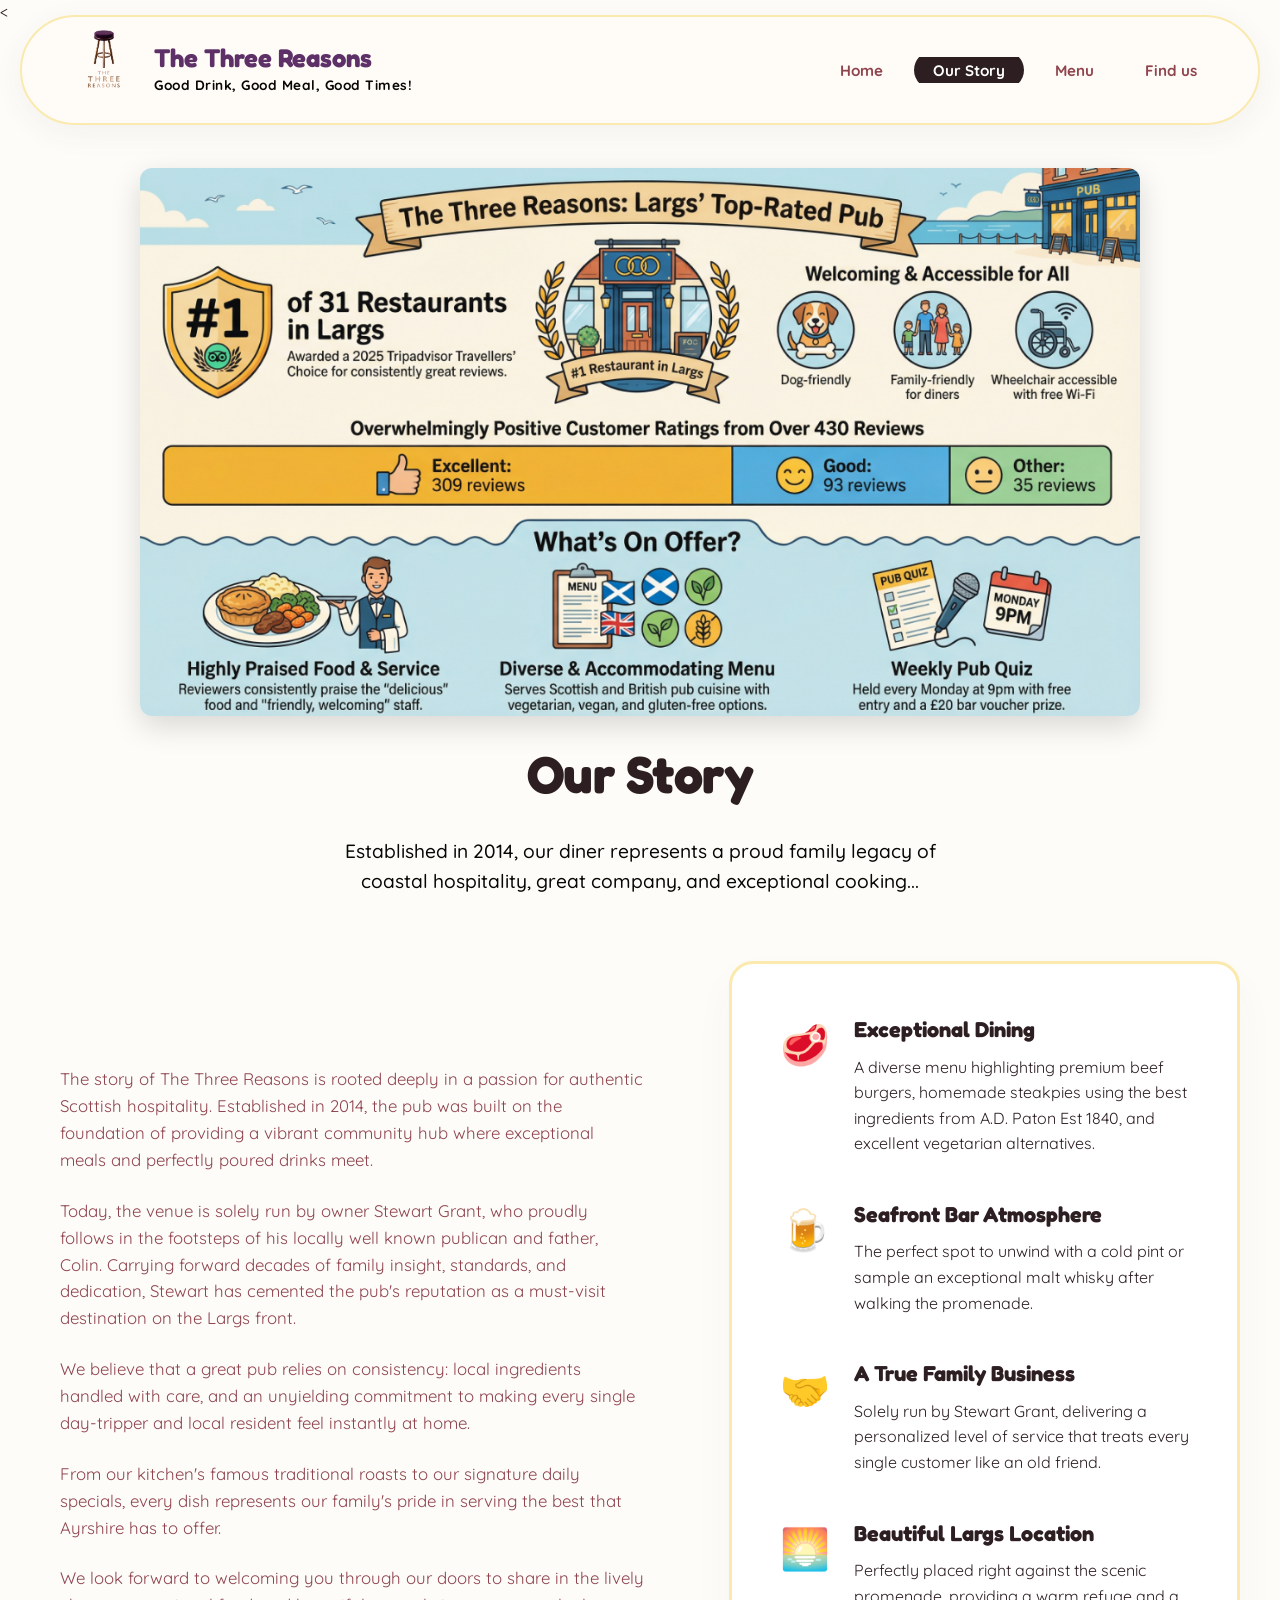
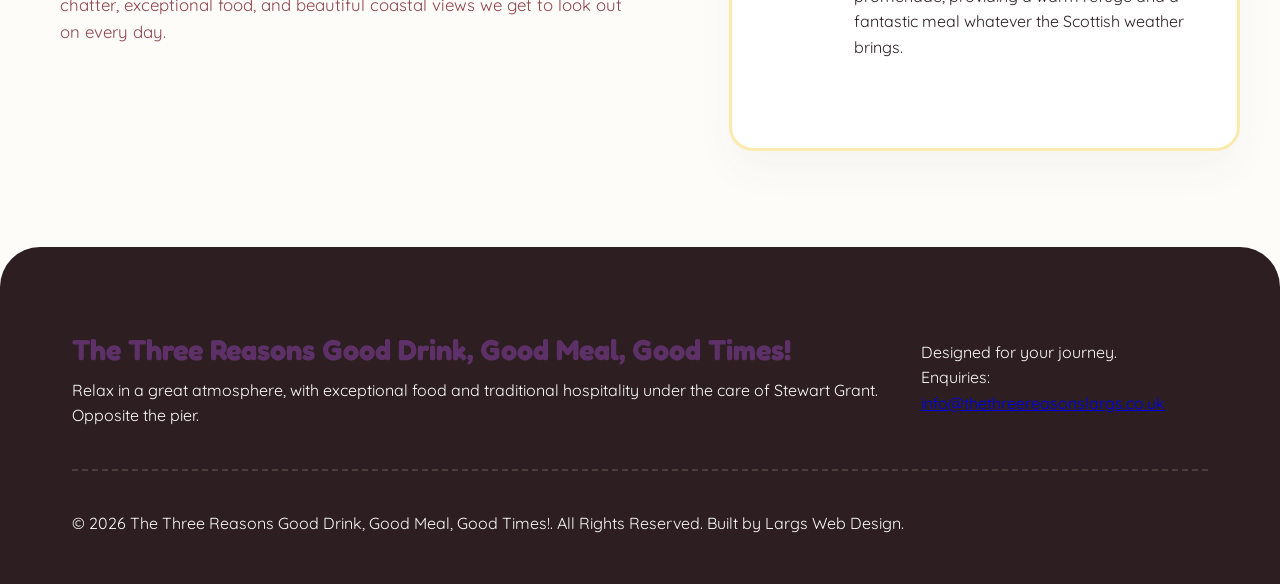
<file: about.html>
<!DOCTYPE html>
<html lang="en">
<head>

    

    <meta charset="UTF-8">
    <meta name="viewport" content="width=device-width, initial-scale=1.0">
    <title id="meta-title">About : The Three Reasons Pub & Restaurant | Largs, Ayrshire, Scotland</title>

    <!-- ☕ COPPERWHEATS CUSTOM FAVICON INJECTION -->
    <link rel="icon" type="image/png" href="./favicon.png" sizes="150x150">
    <link rel="apple-touch-icon" href="./favicon.png">

    <!-- 🚀 ADD THIS DATA CONTAINER TO CATCH THE INJECTED SEO VALUES -->
    <script id="seo-schema" type="application/ld+json"></script>
    
    <link rel="preconnect" href="https://fonts.googleapis.com">
    <link rel="preconnect" href="https://fonts.gstatic.com" crossorigin>
    <link href="https://fonts.googleapis.com/css2?family=Cormorant+Garamond:wght@600;700&family=Plus+Jakarta+Sans:wght@300;400;500;600;700&display=swap" rel="stylesheet">
    <link href="https://fonts.googleapis.com/css2?family=Inter:wght@400;500;700&display=swap" rel="stylesheet">
    <<link rel="stylesheet" id="theme-stylesheet" href="./styles/coffee.css">
</head>
<body>

    <header class="header-sticky">
        <div class="container nav-container">


        <a href="/" class="brand-logo" data-target="home" style="display: inline-flex !important; align-items: center !important; gap: 55px !important; text-decoration: none !important;">
            <svg id="nav-logo-vector" class="logo-graphic" viewBox="0 0 100 100" fill="none" xmlns="http://www.w3.org/2000/svg" style="display: none;">
            </svg>

            <img id="nav-logo-image" src="" alt="Logo" 
            style="display: none; height: 5em; width: auto; object-fit: contain; margin-bottom: 10px;">
    
        <div class="logo-text">
            <span id="lbl-logo-main">Copperwheats</span>
            <span id="lbl-logo-sub">by the Ferry Terminal</span>
        </div>
        </a>

            
            <nav>
                <ul class="nav-menu">
                    <li><a href="./index.html" class="nav-link">Home</a></li>
                    <li><a href="./about.html" class="nav-link">About</a></li>
                    <li><a href="./services.html" class="nav-link">Services</a></li>
                    <li><a href="./contact.html" class="nav-link">Contact</a></li>
                </ul>
            </nav>
        </div>
    </header>

    <main>


        

        <main-section id="section-about">
    <div class="nav-buffer"></div>
    
    <div class="about-static-media-box" style="width: 100%; padding: 2rem 0 0 0; text-align: center;">
        <!-- 1. Changed bottom margin from 1.5rem to 0 -->
        <div class="about-image-wrapper" style="margin: 0 auto 0 auto !important; max-width: 1000px !important; width: 90% !important;">
            <img src="./images/Storyboard.png" alt="Storyboard of business" 
                style="display: block !important; width: 100% !important; height: auto !important; border-radius: 12px !important; box-shadow: 0 10px 30px rgba(0,0,0,0.15) !important; object-fit: cover !important;">
        </div>
    </div>

    <!-- 2. Added inline style to override/reduce the heavy top padding from 'section-padding' -->
    <section class="container section-padding" style="padding-top: 1rem !important;">
        <div class="text-center">
            <h2 class="section-title" id="lbl-about-title">Title</h2>
            <p class="section-subtitle" id="lbl-about-subtitle">Subtitle</p>
        </div>
        <div class="about-layout">
            <div class="about-story" id="container-about-paragraphs"></div>
            <div class="features-box" id="container-about-features"></div>
        </div>
    </section>
</main-section>

        
    </main>

    <footer class="footer">
        <div class="container">
            <div class="footer-grid">
                <div class="footer-brand">
                    <h4 id="lbl-footer-name">Name</h4>
                    <p id="lbl-footer-tagline">Tagline</p>
                </div>
                <div class="footer-meta">
                    <p>Designed for your journey.</p>
                    <p>Enquiries: <a href="#" id="lbl-footer-email-link">Email</a></p>
                </div>
            </div>
            <div class="copyright" id="lbl-footer-copyright">&copy; Copyright</div>
        </div>
    </footer>

    <script type="module" src="./script.js"></script>
</body>
</html>
</file>
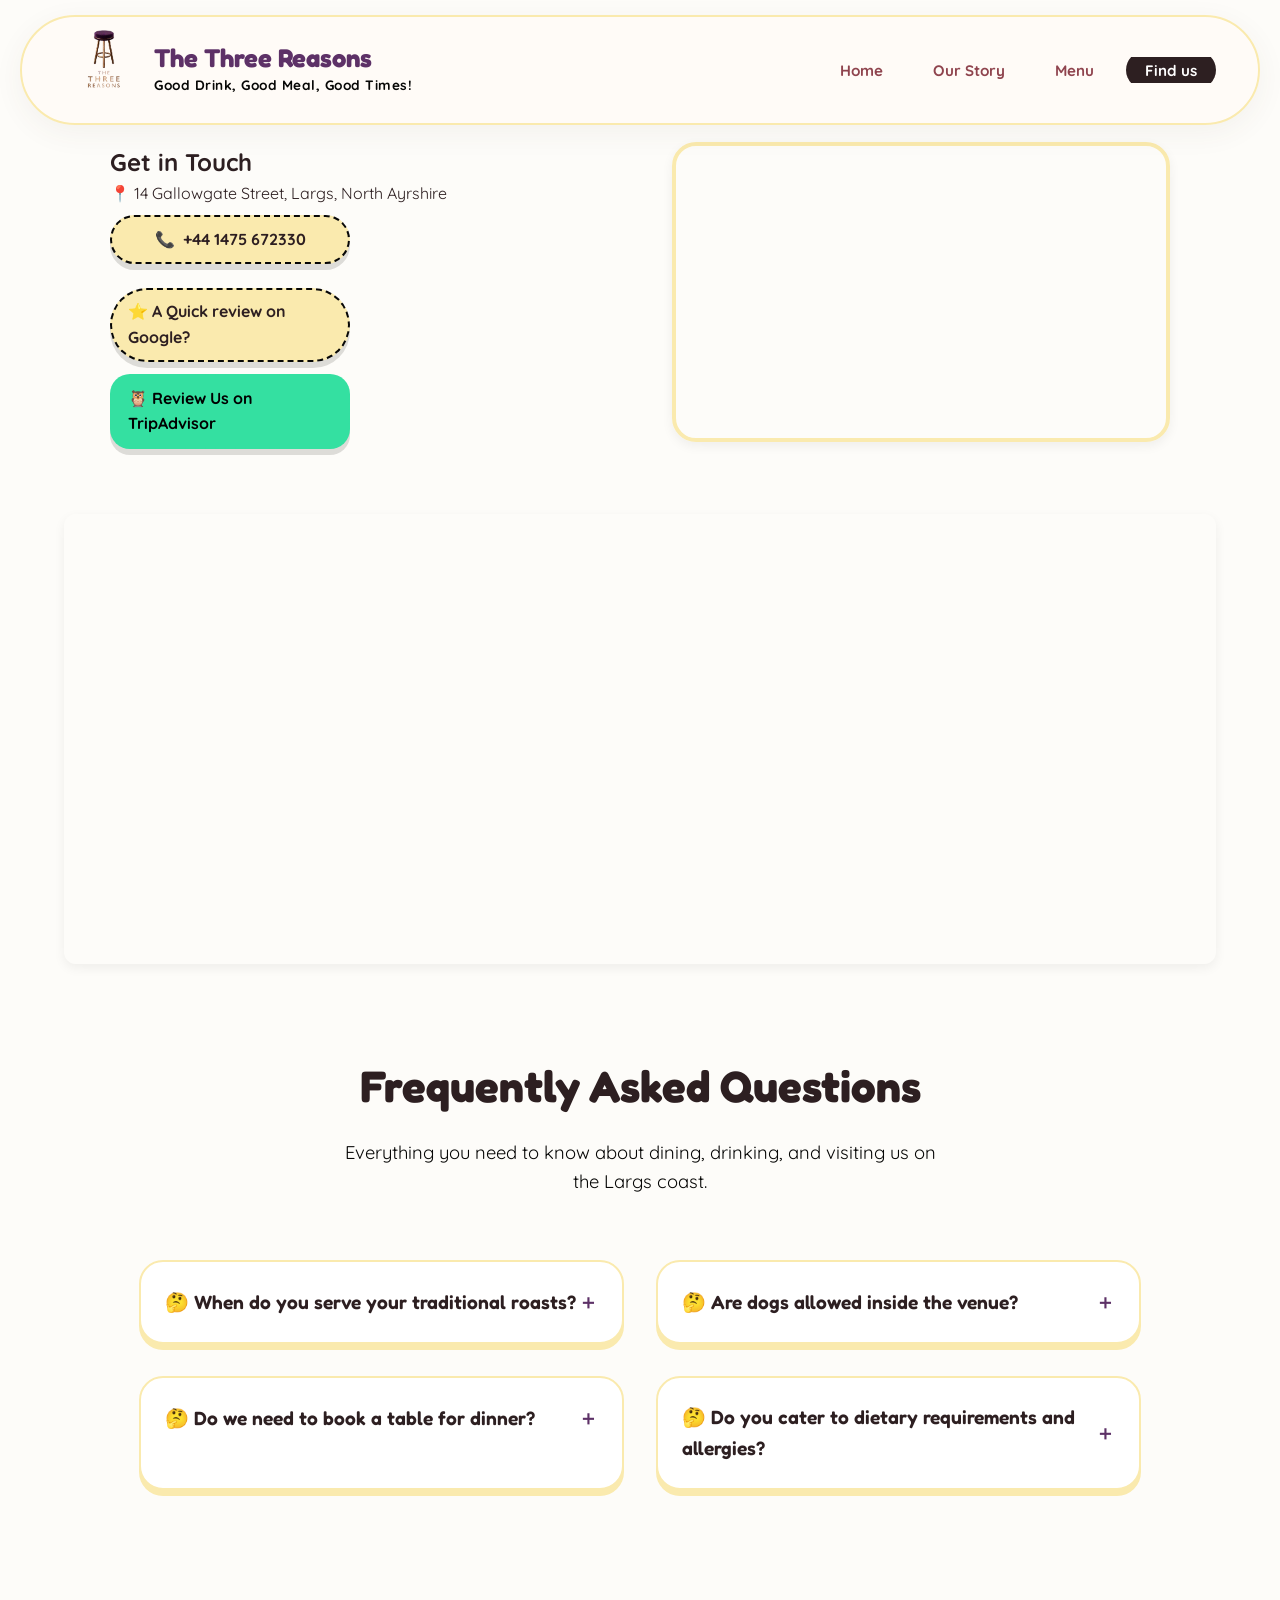
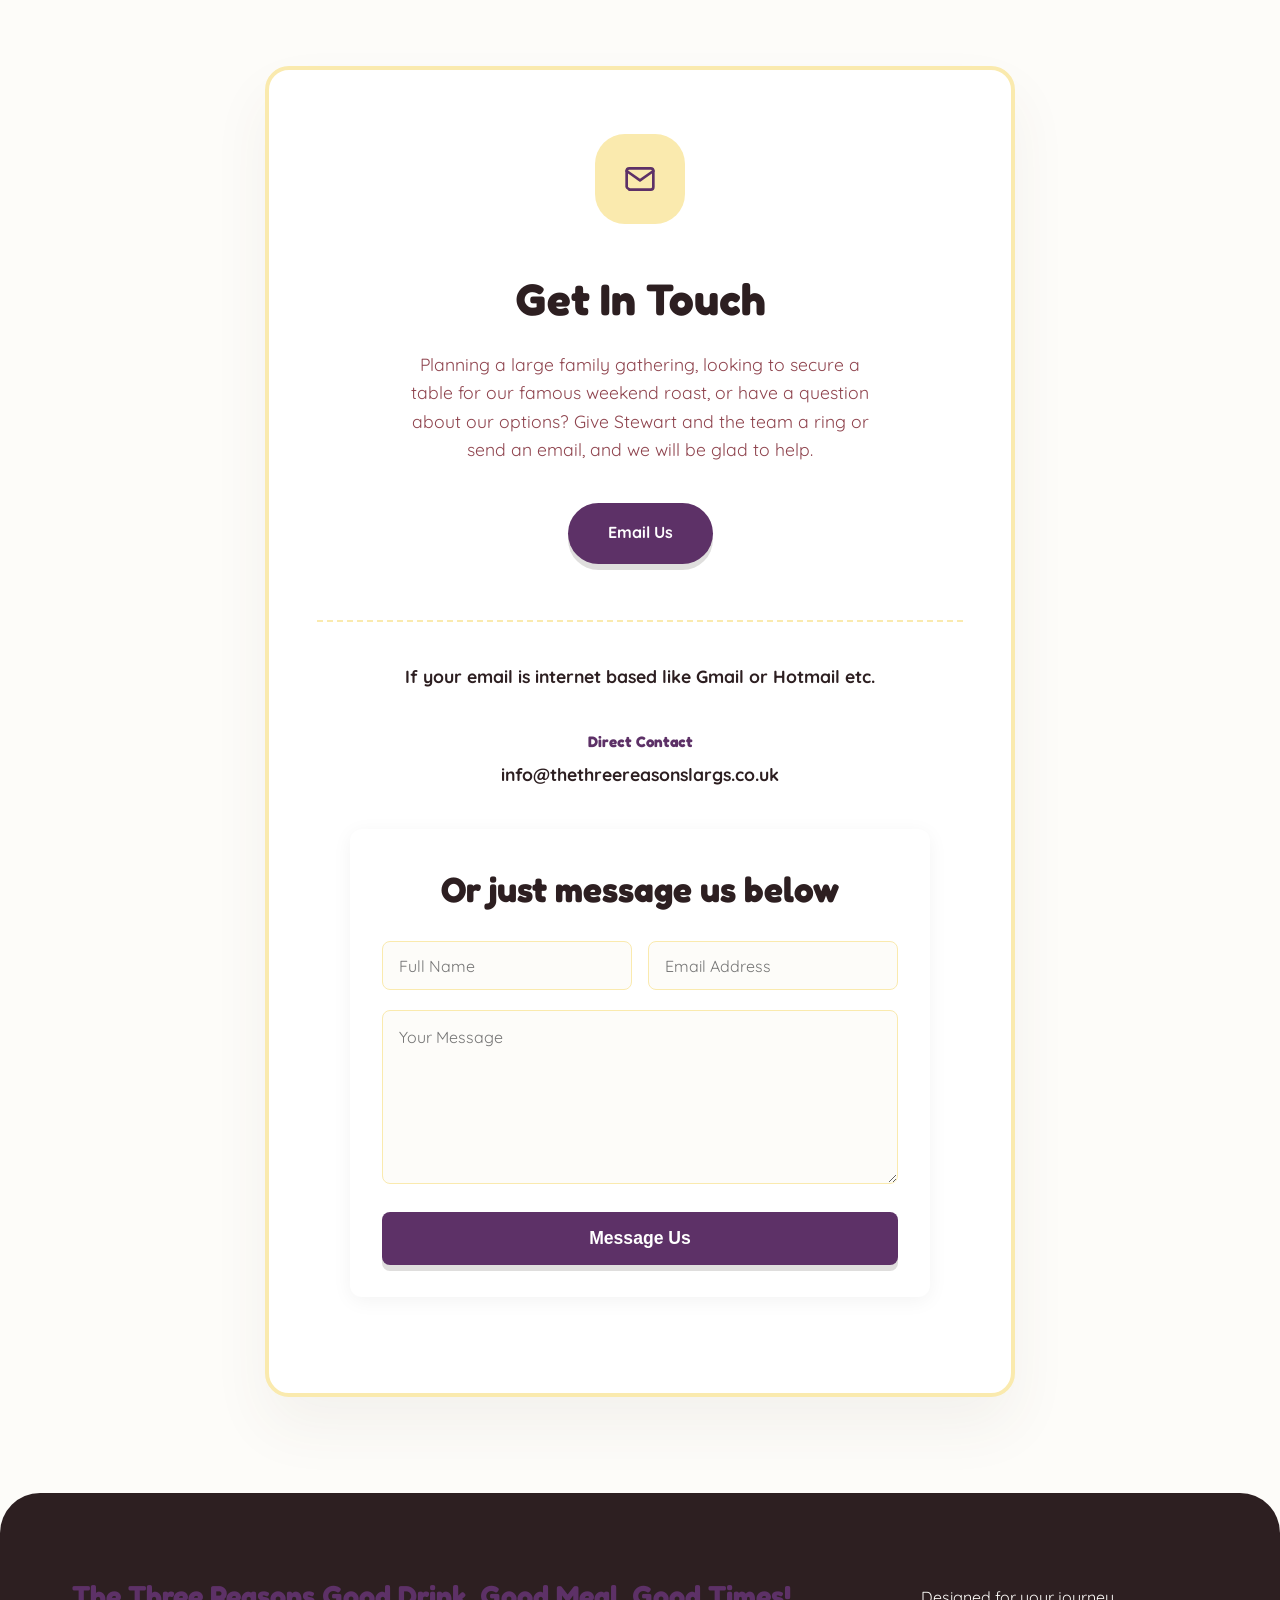
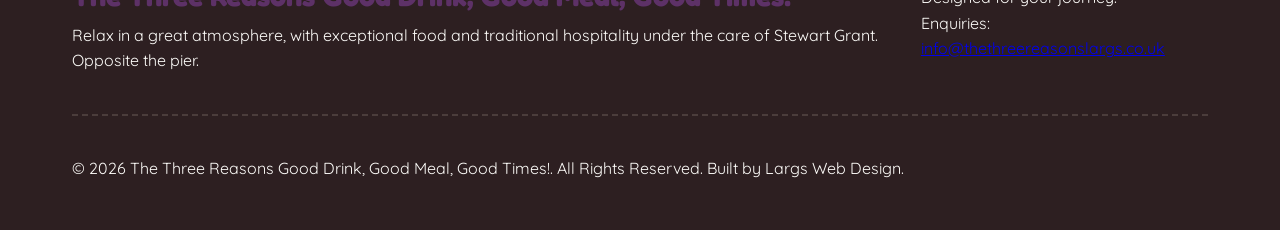
<file: contact.html>
<!DOCTYPE html>
<html lang="en">
<head>
    

    <meta charset="UTF-8">
    <meta name="viewport" content="width=device-width, initial-scale=1.0">
    <title id="meta-title">Contact : The Three Reasons Pub & Restaurant | Largs, Ayrshire, Scotland</title>

    <!-- ☕ CUSTOM FAVICON INJECTION -->
    <link rel="icon" type="image/png" href="./favicon.png" sizes="150x150">
    <link rel="apple-touch-icon" href="./favicon.png">

    <!-- 🚀 SEO SCHEMA CONTAINER -->
    <script id="seo-schema" type="application/ld+json"></script>
    
    <link rel="preconnect" href="https://fonts.googleapis.com">
    <link rel="preconnect" href="https://fonts.gstatic.com" crossorigin>
    <link href="https://fonts.googleapis.com/css2?family=Cormorant+Garamond:wght@600;700&family=Plus+Jakarta+Sans:wght@300;400;500;600;700&display=swap" rel="stylesheet">
    <link href="https://fonts.googleapis.com/css2?family=Inter:wght@400;500;700&display=swap" rel="stylesheet">
    <link rel="stylesheet" id="theme-stylesheet" href="./styles/coffee.css">
</head>
<body>

    <header class="header-sticky">
        <div class="container nav-container">

            <a href="/" class="brand-logo" data-target="home" style="display: inline-flex !important; align-items: center !important; gap: 55px !important; text-decoration: none !important;">
                <svg id="nav-logo-vector" class="logo-graphic" viewBox="0 0 100 100" fill="none" xmlns="http://www.w3.org/2000/svg" style="display: none;">
                </svg>

                <img id="nav-logo-image" src="" alt="Logo" 
                style="display: none; height: 5em; width: auto; object-fit: contain; margin-bottom: 10px;">
        
                <div class="logo-text">
                    <span id="lbl-logo-main">Copperwheats</span>
                    <span id="lbl-logo-sub">by the Ferry Terminal</span>
                </div>
            </a>

            <nav>
                <ul class="nav-menu">
                    <li><a href="./index.html" class="nav-link">Home</a></li>
                    <li><a href="./about.html" class="nav-link">About</a></li>
                    <li><a href="./services.html" class="nav-link">Services</a></li>
                    <li><a href="./contact.html" class="nav-link">Contact</a></li>
                </ul>
            </nav>
        </div>
    </header>

    <main>
        <section id="contact" class="contact-section">
            <div class="nav-buffer"></div>

            <!-- TOP HALF: 2-Column Grid (Details Left, Standard Map Right) -->
            <div class="contact-grid-container">
        
                <!-- LEFT COLUMN: Address & Buttons -->
                <div class="contact-details-col">
                    <h2>Get in Touch</h2>
                    <p class="contact-item" id="lbl-contact-address">Address</p>
                    
                    <div style="display: flex; flex-direction: column; width: 100%; align-items: flex-start;">
                        <a href="#" id="lnk-contact-telephone" class="btn btn-secondary" 
                        style="display: inline-flex; align-items: center; justify-content: center; gap: 0.5rem; width: 100%; max-width: 240px; padding: 0.6rem 1rem; margin-top: 0.5rem; margin-right: auto; margin-left: 0; text-decoration: none;">
                            <span id="lbl-contact-phone-icon"></span>
                            <span id="lbl-contact-telephone">Loading...</span>
                        </a>
                    </div>

                    <div id="wrapper-reviews-contact" style="margin-top: 1.5rem; display: flex; flex-direction: column; gap: 0.75rem; width: 100%;">
                        <a href="#" id="btn-google-review-contact" class="btn btn-secondary" target="_blank" style="display: inline-flex; align-items: center; justify-content: center; gap: 0.5rem; width: 100%; max-width: 240px; padding: 0.6rem 1rem; margin-right: auto; margin-left: 0;">
                            ⭐ A Quick review on Google?
                        </a>
                        <a href="#" id="btn-tripadvisor-review-contact" class="btn btn-secondary" target="_blank" style="display: inline-flex; align-items: center; justify-content: center; gap: 0.5rem; width: 100%; max-width: 240px; padding: 0.6rem 1rem; background-color: #34E0A1; border-color: #34E0A1; color: #000000; border-radius: 20px; margin-right: auto; margin-left: 0;">
                            🦉 Review Us on TripAdvisor
                        </a>
                    </div>
                </div>

                <!-- RIGHT COLUMN: Standard Google Map -->
                <div class="contact-map-col">
                    <iframe 
                        id="lbl-contact-map"
                        width="100%" 
                        height="300" 
                        style="border:0; border-radius: 12px; box-shadow: 0 4px 12px rgba(0,0,0,0.06);" 
                        allowfullscreen="" 
                        loading="lazy">
                    </iframe>
                </div>

            </div> <!-- / .contact-grid-container -->

            <!-- BOTTOM HALF: Full-Width 360 View (Matches grid container width!) -->
            <div style="max-width: 1200px; margin: 2rem auto 0 auto; padding: 0 1.5rem; width: 100%; box-sizing: border-box;">
                <iframe 
                    id="lbl-photo-sphere"
                    width="100%" 
                    height="450" 
                    style="border:0; border-radius: 12px; box-shadow: 0 4px 12px rgba(0,0,0,0.06);" 
                    allowfullscreen="" 
                    loading="lazy">
                </iframe>
            </div>

        </section>

        <!-- FAQ SECTION -->
        <section class="faq-section">
            <div class="faq-container">
                <h2 id="faq-title">Questions and Answers</h2>
                <p id="faq-subtitle" class="faq-subtitle"></p>
                
                <div id="faq-grid" class="faq-grid"></div>
            </div>
        </section>

        <!-- CONTACT FORM SECTION -->
        <section class="container section-padding">
            <div class="contact-card">
                <div class="contact-icon-wrap">
                    <svg width="32" height="32" viewBox="0 0 24 24" fill="none" stroke="currentColor" stroke-width="2" stroke-linecap="round" stroke-linejoin="round"><path d="M4 4h16c1.1 0 2 .9 2 2v12c0 1.1-.9 2-2 2H4c1.1 0-2-.9-2-2V6c0-1.1.9-2 2-2z"></path><polyline points="22,6 12,13 2,6"></polyline></svg>
                </div>
                <h3 id="lbl-contact-title">Title</h3>
                <p id="lbl-contact-desc">Description text</p>
                <a href="#" id="btn-email-action" class="btn btn-primary">Email Us</a>

                <div class="info-strip">
                    <div class="info-chunk">
                        <p>If your email is internet based like Gmail or Hotmail etc.</p>
                        <h5>Direct Contact</h5>
                        <p id="lbl-contact-email">Email</p>
                    
                        <div class="container" style="max-width: 650px; margin: 2rem auto; padding: 2rem; background: var(--color-white); border-radius: 12px; box-shadow: 0 4px 20px rgba(0,0,0,0.05);">
                            <h1 style="font-family: var(--font-display); color: var(--color-espresso); font-size: 2.2rem; margin-bottom: 1.5rem; text-align: center;">Or just message us below</h1>
                            
                            <form id="contact-form-submit" action="" method="POST" style="display: flex; flex-direction: column; gap: 1.25rem;">
                                <div style="display: flex; gap: 1rem; flex-wrap: wrap;">
                                    <div style="flex: 1; min-width: 250px;">
                                        <input type="text" name="name" placeholder="Full Name" required 
                                            style="width: 100%; padding: 0.85rem 1rem; border-radius: 8px; border: 1px solid var(--color-cream-dark); font-family: var(--font-body); font-size: 1rem; box-sizing: border-box; background-color: var(--color-cream-light);">
                                    </div>
                                    <div style="flex: 1; min-width: 250px;">
                                        <input type="email" name="email" placeholder="Email Address" required 
                                            style="width: 100%; padding: 0.85rem 1rem; border-radius: 8px; border: 1px solid var(--color-cream-dark); font-family: var(--font-body); font-size: 1rem; box-sizing: border-box; background-color: var(--color-cream-light);">
                                    </div>
                                </div>

                                <div style="width: 100%;">
                                    <textarea placeholder="Your Message" name="message" rows="7" required 
                                            style="width: 100%; padding: 1rem; border-radius: 8px; border: 1px solid var(--color-cream-dark); font-family: var(--font-body); font-size: 1rem; box-sizing: border-box; resize: vertical; background-color: var(--color-cream-light); min-height: 150px;"></textarea>
                                </div>

                                <button type="submit" id="form-submit-btn" class="btn btn-primary" 
                                        style="width: 100%; padding: 1rem; font-size: 1.1rem; font-weight: 600; border-radius: 8px; cursor: pointer;">
                                    Message Us
                                </button>
                            </form>

                            <div id="form-success-message" style="display: none; text-align: center; padding: 2rem 1rem;">
                                <div style="font-size: 3rem; margin-bottom: 1rem;">✨</div>
                                <h3 style="color: var(--color-espresso); font-family: var(--font-display); margin-bottom: 0.5rem;">Message Sent!</h3>
                                <p style="color: #666; font-family: var(--font-body);">Thank you for contacting us. We've received your enquiry and will be in touch shortly.</p>
                            </div>
                        </div>
                    </div>
                </div>
            </div>
        </section>
    </main>

    <footer class="footer">
        <div class="container">
            <div class="footer-grid">
                <div class="footer-brand">
                    <h4 id="lbl-footer-name">Name</h4>
                    <p id="lbl-footer-tagline">Tagline</p>
                </div>
                <div class="footer-meta">
                    <p>Designed for your journey.</p>
                    <p>Enquiries: <a href="#" id="lbl-footer-email-link">Email</a></p>
                </div>
            </div>
            <div class="copyright" id="lbl-footer-copyright">&copy; Copyright</div>
        </div>
    </footer>

    <script type="module" src="./script.js"></script>
</body>
</html>
</file>
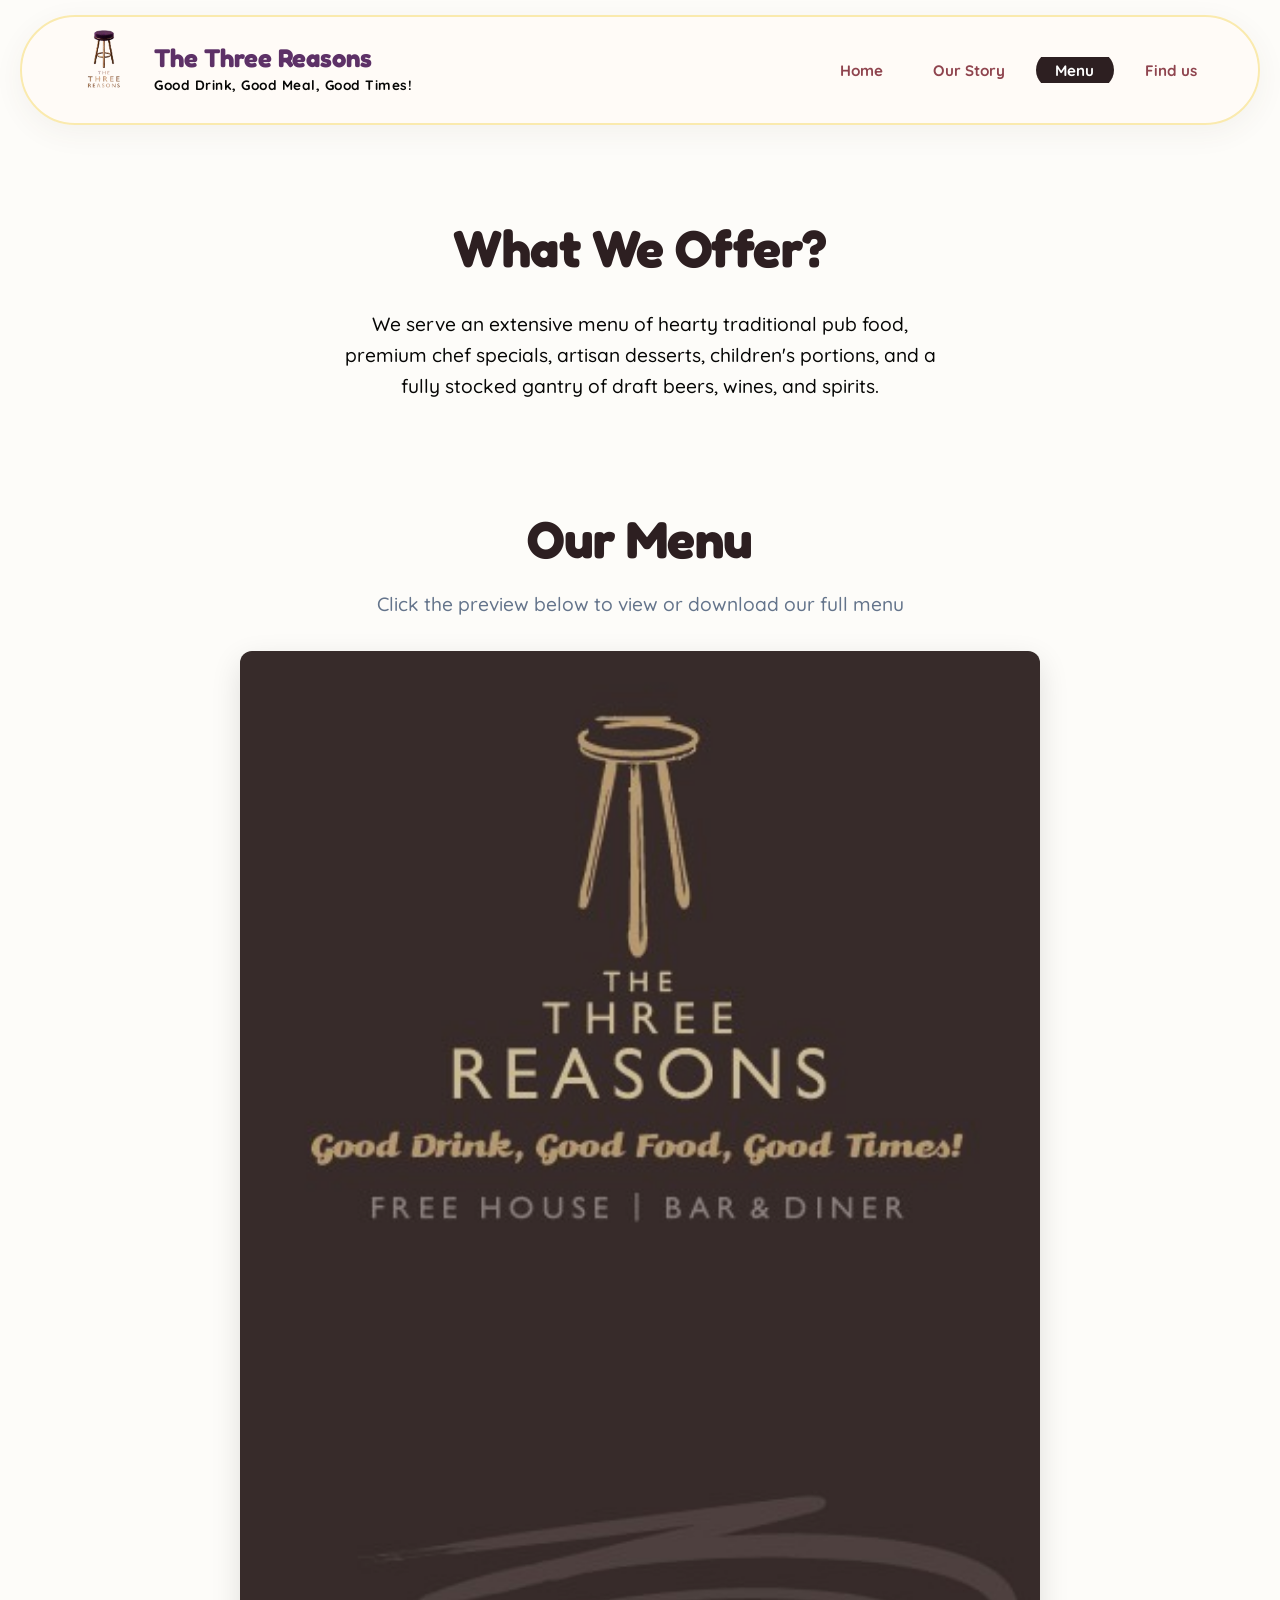
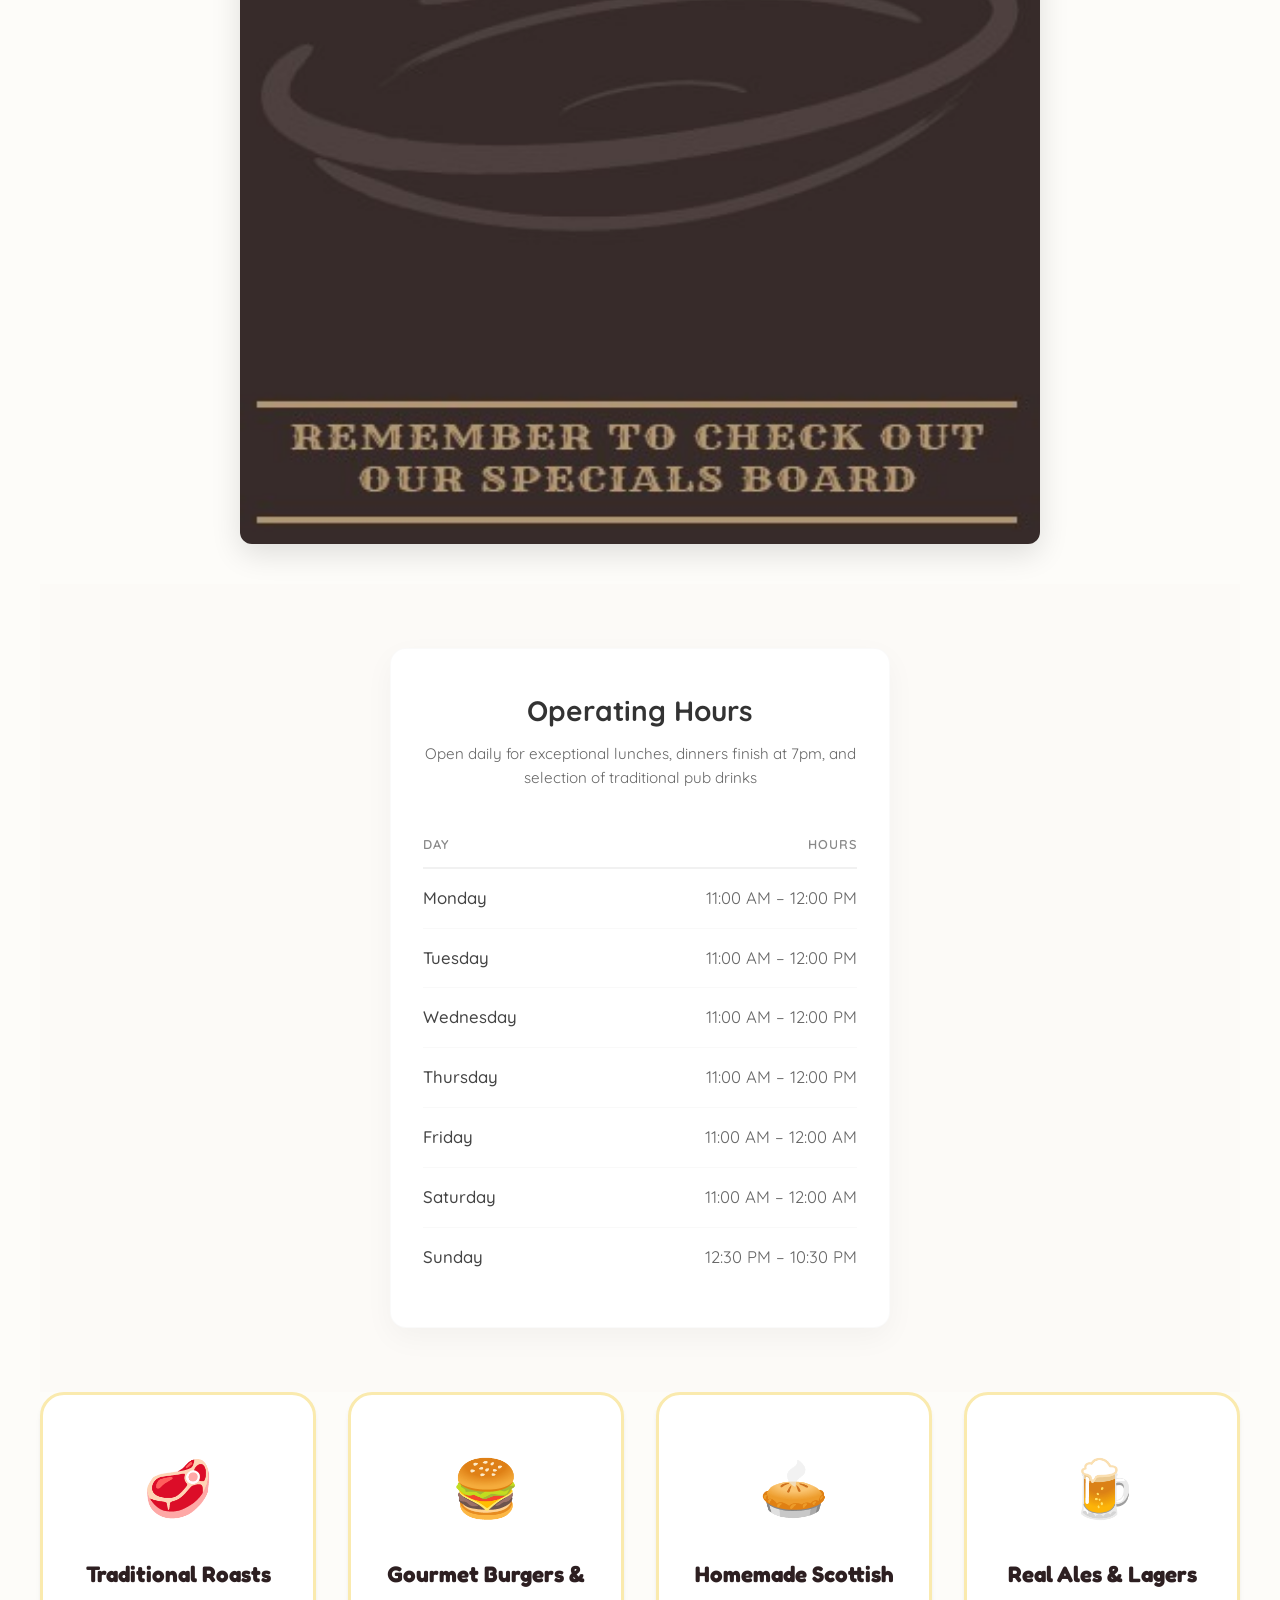
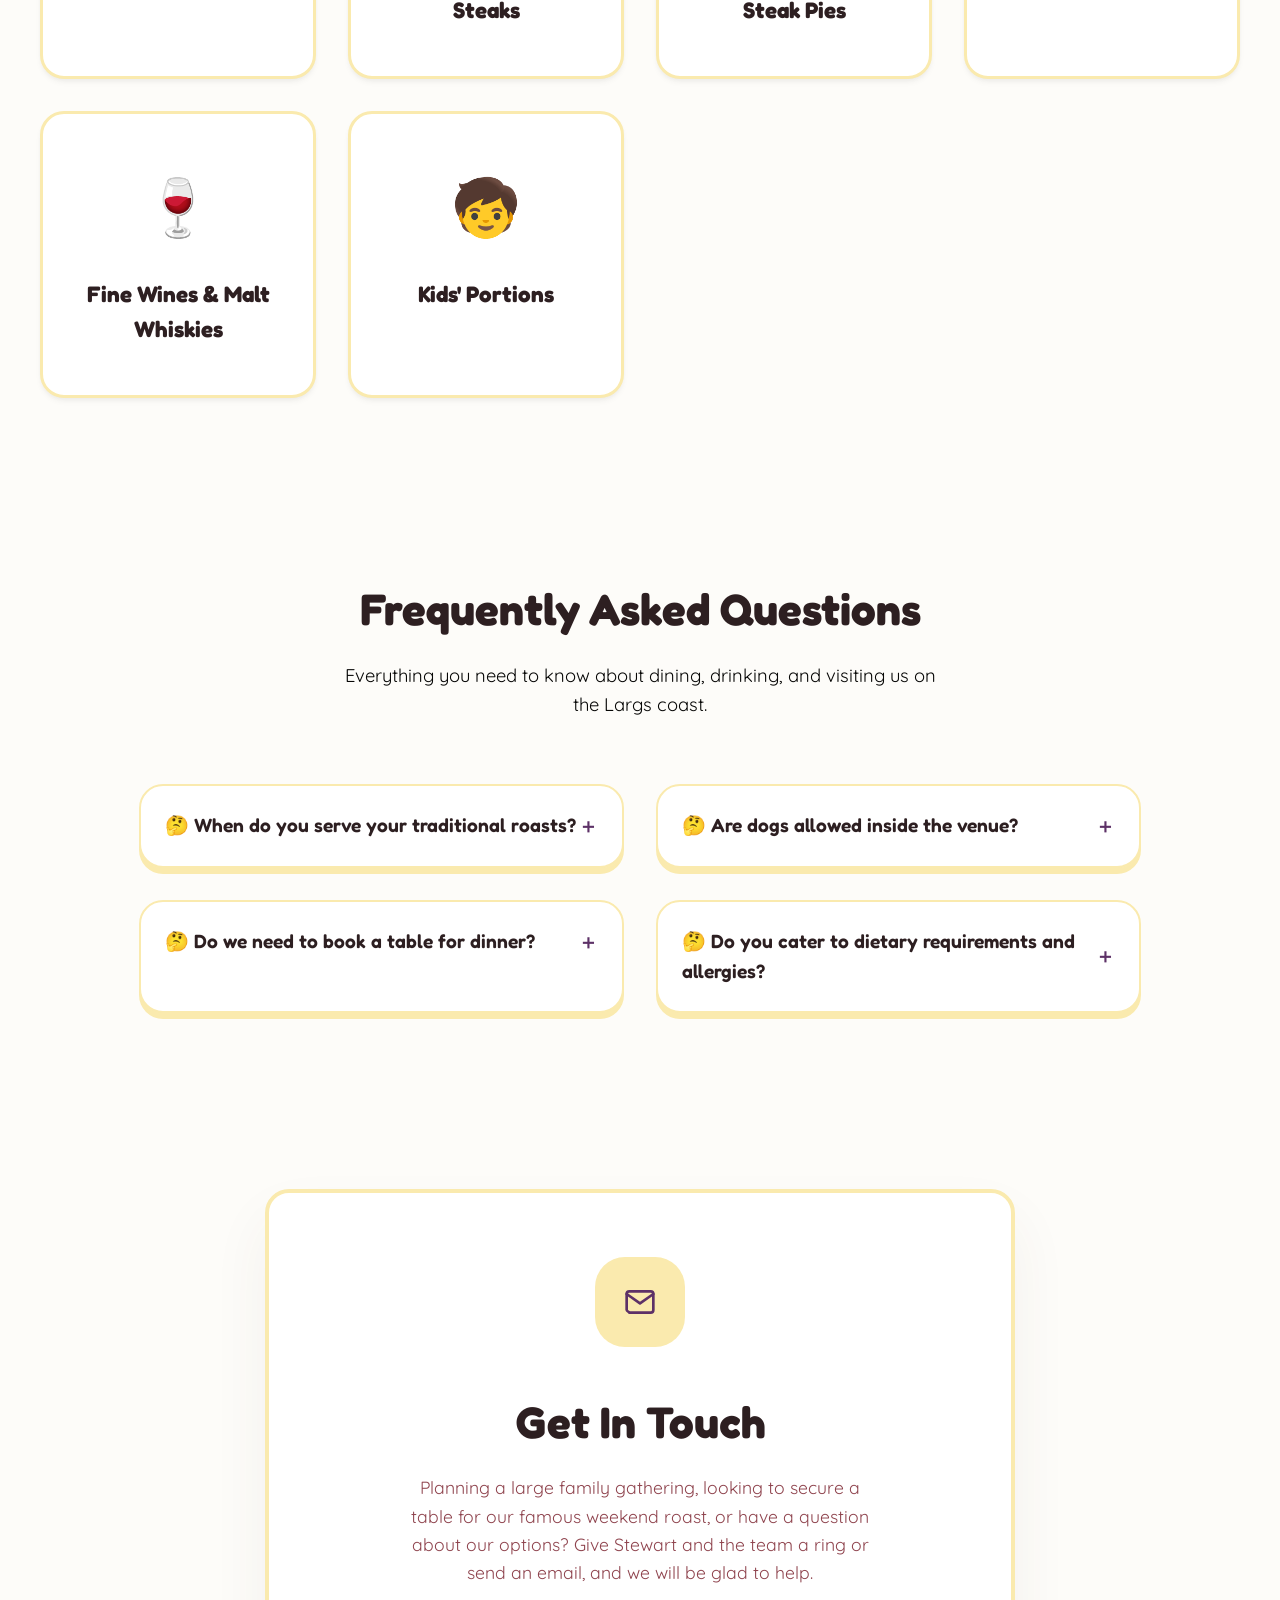
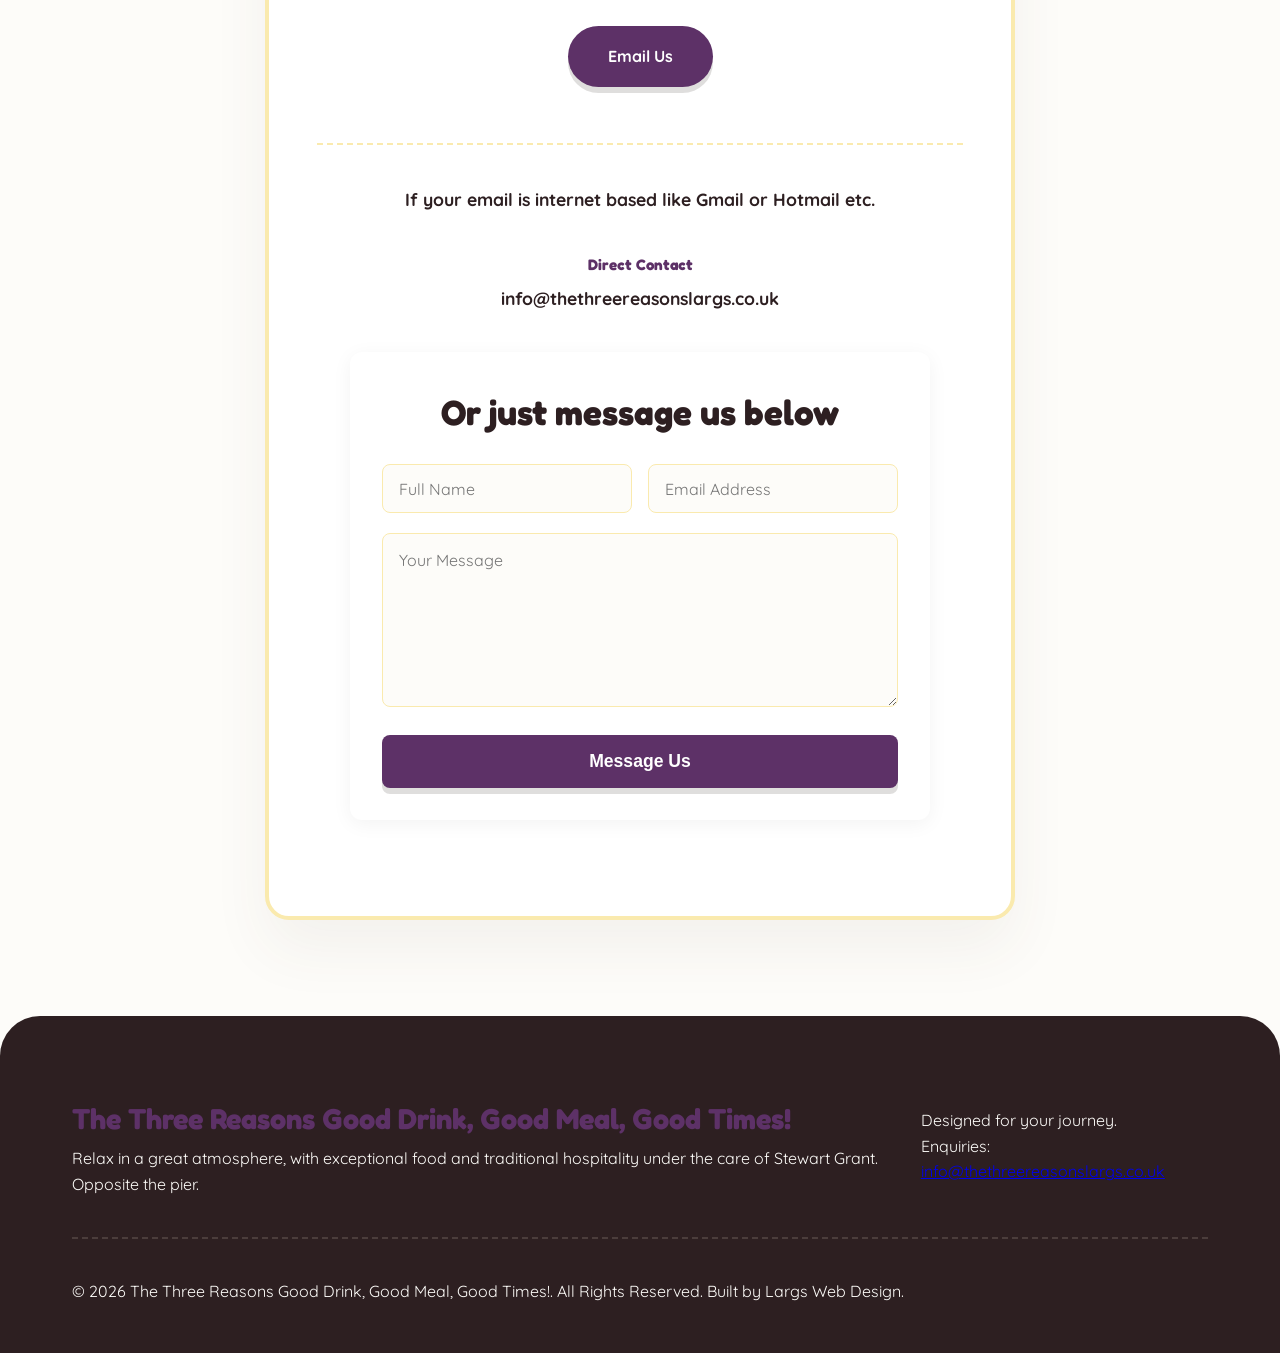
<file: services.html>
<!DOCTYPE html>
<html lang="en">
<head>

    

    <meta charset="UTF-8">
    <meta name="viewport" content="width=device-width, initial-scale=1.0">
    <title id="meta-title">Menu : The Three Reasons Pub & Restaurant | Largs, Ayrshire, Scotland</title>

    <!-- ☕ COPPERWHEATS CUSTOM FAVICON INJECTION -->
    <link rel="icon" type="image/png" href="./favicon.png" sizes="150x150">
    <link rel="apple-touch-icon" href="./favicon.png">

    <!-- 🚀 ADD THIS DATA CONTAINER TO CATCH THE INJECTED SEO VALUES -->
    <script id="seo-schema" type="application/ld+json"></script>
    
    <link rel="preconnect" href="https://fonts.googleapis.com">
    <link rel="preconnect" href="https://fonts.gstatic.com" crossorigin>
    <link href="https://fonts.googleapis.com/css2?family=Cormorant+Garamond:wght@600;700&family=Plus+Jakarta+Sans:wght@300;400;500;600;700&display=swap" rel="stylesheet">
    <link href="https://fonts.googleapis.com/css2?family=Inter:wght@400;500;700&display=swap" rel="stylesheet">
    <link rel="stylesheet" id="theme-stylesheet" href="./styles/coffee.css">
</head>
<body>

    <header class="header-sticky">
        <div class="container nav-container">


        <a href="/" class="brand-logo" data-target="home" style="display: inline-flex !important; align-items: center !important; gap: 55px !important; text-decoration: none !important;">
            <svg id="nav-logo-vector" class="logo-graphic" viewBox="0 0 100 100" fill="none" xmlns="http://www.w3.org/2000/svg" style="display: none;">
            </svg>

            <img id="nav-logo-image" src="" alt="Logo" 
            style="display: none; height: 5em; width: auto; object-fit: contain; margin-bottom: 10px;">
    
        <div class="logo-text">
            <span id="lbl-logo-main">Copperwheats</span>
            <span id="lbl-logo-sub">by the Ferry Terminal</span>
        </div>
        </a>

            
            <nav>
                <ul class="nav-menu">
                    <li><a href="./index.html" class="nav-link">Home</a></li>
                    <li><a href="./about.html" class="nav-link">About</a></li>
                    <li><a href="./services.html" class="nav-link">Services</a></li>
                    <li><a href="./contact.html" class="nav-link">Contact</a></li>
                </ul>
            </nav>
        </div>
    </header>

    <main>


        

        

        <main-section id="section-services">
            <div class="nav-buffer"></div>
            <section class="container section-padding">
                <div class="text-center">
                    <h2 class="section-title" id="lbl-services-title">Services</h2>
                    <p class="section-subtitle" id="lbl-services-subtitle">Subtitle</p>
                </div>

                <div class="menu-download-container" style="width: 100%; padding: 2rem 0; text-align: center;">
                    <h2 class="section-title" style="margin-bottom: 0.5rem;">Our Menu</h2>
                    <p class="section-subtitle" style="margin-bottom: 2rem; color: #64748b;">Click the preview below to view or download our full menu</p>
                    
                    <a href="./menu.pdf" target="_blank" rel="noopener noreferrer" class="menu-pdf-link" style="display: inline-block; width: 90%; max-width: 800px; text-decoration: none;">
                        <div class="menu-preview-wrapper" style="position: relative; border-radius: 12px; overflow: hidden; box-shadow: 0 10px 30px rgba(0,0,0,0.12); transition: transform 0.3s ease, box-shadow 0.3s ease;">
                            
                            <img src="./images/menu-preview.png" alt="Menu Preview" 
                                style="display: block; width: 100%; height: auto; object-fit: cover;">
                                
                            <div class="menu-overlay" style="position: absolute; top: 0; left: 0; width: 100%; height: 100%; background: rgba(31, 21, 16, 0.08); transition: background 0.3s ease;"></div>
                        </div>
                    </a>
                </div>




            <section id="section-opening-hours" class="hours-section" style="padding: 4rem 1rem; background-color: var(--site-bg-light, #fcfaf7); text-align: center;">
                <div style="max-width: 500px; margin: 0 auto; background: #ffffff; padding: 2.5rem 2rem; border-radius: 16px; box-shadow: 0 10px 30px rgba(0,0,0,0.04); border: 1px solid rgba(0,0,0,0.02);">
        
                
                <h2 id="hours-title" style="font-size: 1.75rem; margin-bottom: 0.5rem; color: #333;"></h2>
                <p id="hours-subtitle" style="color: #666; font-size: 0.95rem; margin-bottom: 2rem;"></p>

                <table style="width: 100%; border-collapse: collapse; text-align: left;">
                    <thead>
                        <tr style="border-bottom: 2px solid #f1f1f1;">
                            <th style="padding: 0.75rem 0; color: #888; font-weight: 600; text-transform: uppercase; font-size: 0.8rem; letter-spacing: 1px;">Day</th>
                            <th style="padding: 0.75rem 0; color: #888; font-weight: 600; text-transform: uppercase; font-size: 0.8rem; letter-spacing: 1px; text-align: right;">Hours</th>
                        </tr>
                    </thead>
                    <tbody style="color: #444; font-size: 1.05rem;">
                        <tr style="border-bottom: 1px solid #f9f9f9;">
                            <td style="padding: 1rem 0; font-weight: 500;">Monday</td>
                            <td id="time-monday" style="padding: 1rem 0; text-align: right; color: #666;">--</td>
                        </tr>
                        <tr style="border-bottom: 1px solid #f9f9f9;">
                            <td style="padding: 1rem 0; font-weight: 500;">Tuesday</td>
                            <td id="time-tuesday" style="padding: 1rem 0; text-align: right; color: #666;">--</td>
                        </tr>
                        <tr style="border-bottom: 1px solid #f9f9f9;">
                            <td style="padding: 1rem 0; font-weight: 500;">Wednesday</td>
                            <td id="time-wednesday" style="padding: 1rem 0; text-align: right; color: #666;">--</td>
                        </tr>
                        <tr style="border-bottom: 1px solid #f9f9f9;">
                            <td style="padding: 1rem 0; font-weight: 500;">Thursday</td>
                            <td id="time-thursday" style="padding: 1rem 0; text-align: right; color: #666;">--</td>
                        </tr>
                        <tr style="border-bottom: 1px solid #f9f9f9;">
                            <td style="padding: 1rem 0; font-weight: 500;">Friday</td>
                            <td id="time-friday" style="padding: 1rem 0; text-align: right; color: #666;">--</td>
                        </tr>
                        <tr style="border-bottom: 1px solid #f9f9f9;">
                            <td style="padding: 1rem 0; font-weight: 500;">Saturday</td>
                            <td id="time-saturday" style="padding: 1rem 0; text-align: right; color: #666;">--</td>
                        </tr>
                        <tr>
                            <td style="padding: 1rem 0; font-weight: 500;">Sunday</td>
                            <td id="time-sunday" style="padding: 1rem 0; text-align: right; color: #666;">--</td>
                        </tr>
                    </tbody>
                </table>
        
                </div>
            </section>



                <div class="services-grid" id="container-services-cards">
                </div>
            </section>
        </main-section>

        
        


</section>

<section class="faq-section">
    <div class="faq-container">
        <h2 id="faq-title">Questions and Answers</h2>
        <p id="faq-subtitle" class="faq-subtitle"></p>
        
        <div id="faq-grid" class="faq-grid"></div>
    </div>
</section>

            <section class="container section-padding">
                <div class="contact-card">
                    <div class="contact-icon-wrap">
                        <svg width="32" height="32" viewBox="0 0 24 24" fill="none" stroke="currentColor" stroke-width="2" stroke-linecap="round" stroke-linejoin="round"><path d="M4 4h16c1.1 0 2 .9 2 2v12c0 1.1-.9 2-2 2H4c1.1 0-2-.9-2-2V6c0-1.1.9-2 2-2z"></path><polyline points="22,6 12,13 2,6"></polyline></svg>
                    </div>
                    <h3 id="lbl-contact-title">Title</h3>
                    <p id="lbl-contact-desc">Description text</p>
                    <a href="#" id="btn-email-action" class="btn btn-primary">Email Us</a>

                    

                    <div class="info-strip">
                        <div class="info-chunk">
                            <p> If your email is internet based like Gmail or Hotmail etc.</p>
                            <h5>Direct Contact</h5>
                            <p id="lbl-contact-email">Email</p>
                        
                            <div class="container" style="max-width: 650px; margin: 2rem auto; padding: 2rem; background: var(--color-white); border-radius: 12px; box-shadow: 0 4px 20px rgba(0,0,0,0.05);">
                                <h1 style="font-family: var(--font-display); color: var(--color-espresso); font-size: 2.2rem; margin-bottom: 1.5rem; text-align: center;">Or just message us below</h1>
                                
                                <!-- 1. Removed target="_blank" -->
                                <form id="contact-form-submit" action="" method="POST" style="display: flex; flex-direction: column; gap: 1.25rem;">
                                    
                                    <div style="display: flex; gap: 1rem; flex-wrap: wrap;">
                                        <div style="flex: 1; min-width: 250px;">
                                            <input type="text" name="name" placeholder="Full Name" required 
                                                style="width: 100%; padding: 0.85rem 1rem; border-radius: 8px; border: 1px solid var(--color-cream-dark); font-family: var(--font-body); font-size: 1rem; box-sizing: border-box; background-color: var(--color-cream-light);">
                                        </div>
                                        <div style="flex: 1; min-width: 250px;">
                                            <input type="email" name="email" placeholder="Email Address" required 
                                                style="width: 100%; padding: 0.85rem 1rem; border-radius: 8px; border: 1px solid var(--color-cream-dark); font-family: var(--font-body); font-size: 1rem; box-sizing: border-box; background-color: var(--color-cream-light);">
                                        </div>
                                    </div>

                                    <div style="width: 100%;">
                                        <textarea placeholder="Your Message" name="message" rows="7" required 
                                                style="width: 100%; padding: 1rem; border-radius: 8px; border: 1px solid var(--color-cream-dark); font-family: var(--font-body); font-size: 1rem; box-sizing: border-box; resize: vertical; background-color: var(--color-cream-light); min-height: 150px;"></textarea>
                                    </div>

                                    <button type="submit" id="form-submit-btn" class="btn btn-primary" 
                                            style="width: 100%; padding: 1rem; font-size: 1.1rem; font-weight: 600; border-radius: 8px; cursor: pointer;">
                                        Message Us
                                    </button>
                                </form>

                                <!-- 2. Hidden Success Message Panel -->
                                <div id="form-success-message" style="display: none; text-align: center; padding: 2rem 1rem;">
                                    <div style="font-size: 3rem; margin-bottom: 1rem;">✨</div>
                                    <h3 style="color: var(--color-espresso); font-family: var(--font-display); margin-bottom: 0.5rem;">Message Sent!</h3>
                                    <p style="color: #666; font-family: var(--font-body);">Thank you for contacting us. We've received your enquiry and will be in touch shortly.</p>
                                </div>
                            </div>




                        
                        </div>
                    </div>
                </div>
            </section>
        </main-section>
    </main>

    <footer class="footer">
        <div class="container">
            <div class="footer-grid">
                <div class="footer-brand">
                    <h4 id="lbl-footer-name">Name</h4>
                    <p id="lbl-footer-tagline">Tagline</p>
                </div>
                <div class="footer-meta">
                    <p>Designed for your journey.</p>
                    <p>Enquiries: <a href="#" id="lbl-footer-email-link">Email</a></p>
                </div>
            </div>
            <div class="copyright" id="lbl-footer-copyright">&copy; Copyright</div>
        </div>
    </footer>

    <script type="module" src="./script.js"></script>
</body>
</html>
</file>
<file: styles/coffee.css>
/* --- CORE DESIGN ENGINE VARIABLES (Hydrated by JSON) --- */
        :root {

            /* Brand Colors (The main thematic colors) */
            --color-primary: #8C6A50;       /* Old: --color-primary (Main accent/brand color) */
            --color-primary-dark: #4A3525;  /* Old: --color-primary-dark (Hover states/darker brand accents) */
            --color-primary-light: #FAF6F0; /* Old: --color-primary-light (Very soft brand background tint) */

            /* Neutrals (For structure, cards, borders, text, and backgrounds) */
            --color-text-main: #2C1A11;     /* Old: --color-text-main (Dark body text/headings) */
            --color-neutral-dark: #4A3525;  /* Secondary dark/muted text */
            --color-neutral-mid: #EADBC8;   /* Old: --color-neutral-mid (Borders, dividers, card backdrops) */
            --color-bg-main: #FAF6F0;       /* Old: --color-primary-light (Page background) */
            
            /* Utility & Highlights */
            --color-white: #FFFFFF;
            --color-accent: #F1C40F;        /* Old: --color-accent (Highlights, stars, alerts) */


            /* --color-text-main: #2C1A11;
            --color-primary-dark: #4A3525;
            --color-primary: #8C6A50;
            --color-neutral-mid: #EADBC8;
            --color-primary-light: #FAF6F0;
            --color-white: #FFFFFF;
            --color-accent: #F1C40F; */


            --font-display: 'Cormorant Garamond', serif;
            --font-body: 'Plus Jakarta Sans', sans-serif;
            --transition-smooth: all 0.4s cubic-bezier(0.16, 1, 0.3, 1);
            --max-width: 1200px;

            /* ... your colors ... */
            --font-body: 'Inter', sans-serif;
            --font-display: 'Inter', sans-serif;
        }

        /* --- BASE STYLES --- */
        * {
            box-sizing: border-box;
            margin: 0;
            padding: 0;
        }

        html, body {
            overflow-x: hidden;
            scroll-behavior: smooth;
            background-color: var(--color-primary-light);
            color: var(--color-text-main);
            font-family: var(--font-body);
            line-height: 1.6;
        }

        .container {
            max-width: var(--max-width);
            margin: 0 auto;
            padding: 0 2rem;
        }

        .section-padding {
            padding: 6rem 0;
        }

        .text-center {
            text-align: center;
        }

        .section-title {
            font-family: var(--font-display);
            font-size: 3rem;
            color: var(--color-text-main);
            margin-bottom: 1rem;
            font-weight: 700;
        }

        .section-subtitle {
            font-size: 1.1rem;
            color: var(--color-primary);
            max-width: 600px;
            margin: 0 auto 4rem auto;
            font-weight: 400;
        }

        /* --- UI COMPONENTS --- */
        .btn {
            display: inline-flex;
            align-items: center;
            justify-content: center;
            padding: 1rem 2.25rem;
            font-size: 0.95rem;
            font-weight: 600;
            text-decoration: none;
            border-radius: 50px;
            transition: var(--transition-smooth);
            cursor: pointer;
            border: none;
            gap: 0.5rem;
        }

        .btn-primary {
            background-color: var(--color-text-main);
            color: var(--color-primary-light);
        }

            .btn-primary:hover {
                background-color: var(--color-primary);
                transform: translateY(-2px);
                box-shadow: 0 10px 20px rgba(74, 53, 37, 0.15);
            }

        .btn-secondary {
            background-color: transparent;
            color: var(--color-text-main);
            border: 2px solid var(--color-text-main);
        }

            .btn-secondary:hover {
                background-color: var(--color-text-main);
                color: var(--color-primary-light);
                transform: translateY(-2px);
            }

        /* Update this in style.css if your content sections are hidden! */
        main-section {
            display: block !important;
            opacity: 1 !important;
            visibility: visible !important;
            }

            main-section.active {
                display: block;
                opacity: 1;
                transform: translateY(0);
            }

        /* --- BRAND BRANDING LOGO COMPONENT --- */
        /* 1. This forces the logo image and text to sit side-by-side in a row */
        .brand-logo {
            display: flex !important;
            flex-direction: row !important;
            align-items: center !important;
            gap: 0px !important; /* Perfect breathing room right next to thistle wings */
            text-decoration: none !important;

            /* 1. Prevents the entire logo link block from compressing */
            flex-shrink: 0 !important;
        }

        .logo-text {
            display: flex !important;
            flex-direction: column !important;
            text-transform: none !important; /* Breaks the uppercase lock cleanly */
            text-align: left !important;
            margin-left: -45px !important; /* Gives just a hair of breathing room (change to 0px if you want literal zero contact) */
        
            /* 2. FORCES the text wrapper to remain on a single horizontal line */
            white-space: nowrap !important;
            flex-shrink: 0 !important;
        }

        #lbl-logo-main {
            font-family: 'Inter', sans-serif !important;
            font-size: 1.5rem !important;
            font-weight: 700 !important;
            color: var(--color-primary-dark) !important;
            /*color: #2563EB !important; /* Electric Blue */
            text-transform: none !important;
            line-height: 1.1 !important;
        }

        #lbl-logo-sub {
            font-family: 'Inter', sans-serif !important;
            font-size: 0.8rem !important;
            font-weight: 500 !important;
            color: var(--color-primary) !important;
            text-transform: none !important;
            margin-top: 1px !important;
        }






        


        /* --- HEADER NAVIGATION --- */
        .header-sticky {
            position: fixed;
            top: 0;
            left: 0;
            right: 0;
            background-color: rgba(250, 246, 250, 0.85);
            backdrop-filter: blur(12px);
            -webkit-backdrop-filter: blur(12px);
            z-index: 1000;
            border-bottom: 1px solid rgba(74, 53, 37, 0.06);
            transition: var(--transition-smooth);
        }

        .nav-container {
            display: flex !important;
            flex-direction: row !important;
            align-items: center !important;
            justify-content: space-between !important; /* Forces Logo Left, Menu Right */
            width: 100%;
        }

        .nav-menu {
            display: flex !important;
            gap: 20px;
            list-style: none;
            margin: 0;
            padding: 0;
    
            /* Allows links to stay horizontal and hide if they run out of room */
            flex-wrap: nowrap !important; 
            overflow: hidden !important;
        }

        .nav-link {
            text-decoration: none;
            color: var(--color-primary-dark);
            font-size: 0.95rem;
            font-weight: 500;
            position: relative;
            padding: 0.5rem 0;
            transition: var(--transition-smooth);
        }

            .nav-link:hover {
                color: var(--color-text-main);
            }

            .nav-link::after {
                content: '';
                position: absolute;
                bottom: 0;
                left: 0;
                width: 0;
                height: 2px;
                background-color: var(--color-primary);
                transition: var(--transition-smooth);
            }

            .nav-link.active {
                color: var(--color-text-main);
                font-weight: 600;
            }

                .nav-link.active::after {
                    width: 100%;
                }







        /* --- HERO AREA --- */

        /*SKSK07/06/26 ADDED code below for transitional hero panel*/
        .hero-section {
            position: relative;
            height: 100vh;
            min-height: 750px;
            display: flex;
            align-items: center;
            color: var(--color-white);
            background-repeat: no-repeat;
            background-position: center center;
            background-size: cover;
            overflow: hidden;
        }

        /* NEW: The overlapping layer that handles the buttery smooth cross-fade */
        .hero-bg-secondary {
            position: absolute;
            top: 0;
            left: 0;
            width: 100%;
            height: 100%;
            background-repeat: no-repeat;
            background-position: center center;
            background-size: cover;
            opacity: 0;
            transition: opacity 1.5s ease-in-out; /* Control the cross-fade speed here! */
            z-index: 1;
        }

        /* The master cross-fade keyframe loop */
        @keyframes heroFadeLoop {
            0% {
                opacity: 1; 
                filter: brightness(1);
            }

            8% {
                opacity: 0.1;
                filter: brightness(0.6);
            }
            /* Smooth dip down to swap image */
            20% {
                opacity: 1;
                filter: brightness(1);
            }
            /* Fades back up into full glory */
            100% {
                opacity: 1;
                filter: brightness(1);
            }
        }

        /*SKSK08/06/26 ADDED code below*/
        /* Smoothly handles the text dip during image transitions */
        .hero-content {
            transition: opacity 1.0s ease-in-out, transform 1.0s ease-in-out;
            opacity: 1; /* Ensure base state is fully visible */
        }

        .hero-content.fade-out {
            opacity: 0 !important;
            transform: translateY(-30px); /* Gives it a slight upward float as it vanishes */
        }


        .hero-logo-box {
            display: inline-flex;
            align-items: center;
            background: rgba(255, 255, 255, 0.08);
            border: 1px solid rgba(255, 255, 255, 0.2);
            backdrop-filter: blur(8px);
            -webkit-backdrop-filter: blur(8px);
            padding: 0.75rem 1.5rem;
            border-radius: 50px;
            gap: 1rem;
            margin-bottom: 2rem;
        }

            .hero-logo-box .logo-text {
                color: var(--color-white);
            }

                .hero-logo-box .logo-text span {
                    color: var(--color-neutral-mid);
                }

        /* --- CLEANED HERO TYPOGRAPHY TIMELINES --- */
        .hero-title {
            font-family: var(--font-display);
            font-size: clamp(2.5rem, 6vw, 4.5rem);
            font-weight: 700;
            color: var(--color-white);
            margin-bottom: 1.5rem;
            line-height: 1.1;
            letter-spacing: -0.02em;
            /* Removed the blocking hardcoded CSS keyframe animation */
        }

        .hero-desc {
            font-family: var(--font-sans);
            font-size: clamp(1.1rem, 2vw, 1.35rem);
            color: rgba(255, 255, 255, 0.8);
            max-width: 650px;
            margin: 0 auto 2.5rem auto;
            line-height: 1.6;
            font-weight: 300;
            /* Removed the blocking hardcoded CSS keyframe animation */
        }
        .hero-actions {
            display: flex;
            gap: 1rem;
        }

            .hero-actions .btn-secondary {
                color: var(--color-white);
                border-color: var(--color-white);
            }

                .hero-actions .btn-secondary:hover {
                    background-color: var(--color-white);
                    color: var(--color-text-main);
                }






        /* --- HIGHLIGHT ROW --- */
        .quick-highlights {
            background-color: var(--color-neutral-mid);
            padding: 3rem 0;
        }

        .highlights-grid {
            display: grid;
            grid-template-columns: repeat(3, 1fr);
            gap: 3rem;
        }

        .highlight-item {
            display: flex;
            gap: 1rem;
            align-items: flex-start;
        }

        .highlight-icon {
            background: var(--color-white);
            padding: 0.75rem;
            border-radius: 12px;
            display: flex;
            align-items: center;
            justify-content: center;
            box-shadow: 0 4px 10px rgba(74, 53, 37, 0.05);
            color: var(--color-text-main);
        }

        .highlight-text h4 {
            font-size: 1.1rem;
            margin-bottom: 0.25rem;
            color: var(--color-text-main);
        }

        .highlight-text p {
            font-size: 0.9rem;
            color: var(--color-primary-dark);
        }

        /* --- SOCIAL PROOF REVIEWS ROW --- */
        .reviews-section {
            background-color: var(--color-white);
            padding: 6rem 0;
        }

        .google-summary-badge {
            display: inline-flex;
            align-items: center;
            gap: 0.75rem;
            background: var(--color-primary-light);
            padding: 0.75rem 1.5rem;
            border-radius: 50px;
            margin-bottom: 1.5rem;
            border: 1px solid rgba(74, 53, 37, 0.05);
        }

        .google-g-icon {
            width: 20px;
            height: 20px;
        }

        .reviews-rating-stars {
            color: var(--color-accent);
            letter-spacing: 2px;
            font-weight: bold;
        }

        .reviews-grid {
            display: grid;
            grid-template-columns: repeat(3, 1fr);
            gap: 2rem;
            margin-top: 2rem;
        }

        .review-card {
            background: var(--color-primary-light);
            border-radius: 20px;
            padding: 2rem;
            border: 1px solid rgba(74, 53, 37, 0.04);
            display: flex;
            flex-direction: column;
            justify-content: space-between;
            transition: var(--transition-smooth);
        }

            .review-card:hover {
                transform: translateY(-4px);
                box-shadow: 0 15px 30px rgba(74, 53, 37, 0.04);
            }

        .review-header {
            display: flex;
            justify-content: space-between;
            align-items: center;
            margin-bottom: 1rem;
        }

        .reviewer-info {
            display: flex;
            align-items: center;
            gap: 0.75rem;
        }

        .reviewer-avatar {
            width: 40px;
            height: 40px;
            background: var(--color-neutral-mid);
            border-radius: 50%;
            display: flex;
            align-items: center;
            justify-content: center;
            font-weight: 700;
            font-size: 0.9rem;
            color: var(--color-text-main);
        }

        .reviewer-name {
            font-size: 0.95rem;
            font-weight: 600;
        }

        .reviewer-meta {
            font-size: 0.75rem;
            color: var(--color-primary);
        }

        .review-text {
            font-size: 0.95rem;
            color: var(--color-primary-dark);
            font-style: italic;
            line-height: 1.5;
        }

        /* --- ABOUT ENGINE LAYOUT --- */
        .about-layout {
            display: grid;
            grid-template-columns: 1.1fr 0.9fr;
            gap: 4rem;
            align-items: center;
        }

        .about-story {
            padding-right: 2rem;
        }

            .about-story h3 {
                font-family: var(--font-display);
                font-size: 2.5rem;
                margin-bottom: 1.5rem;
            }

        #container-about-paragraphs {
            /* 1. Limit the text width so lines don't stretch too wide */
            max-width: 750px !important;
            
            /* 2. Center the entire container perfectly in the middle of the page */
            margin: 0 auto !important;
            
            /* 3. Add internal padding so it breathes away from the edge on mobile phones */
            padding: 0 20px !important;
            
            /* 4. Optional but recommended: Add spacious padding between the paragraphs */
            display: flex !important;
            flex-direction: column !important;
            gap: 1.5rem !important;
        }

        .about-p {
            margin-bottom: 1.5rem;
            color: var(--color-primary-dark);
        }

        .features-box {
            background-color: var(--color-white);
            border-radius: 24px;
            padding: 3rem;
            box-shadow: 0 20px 40px rgba(74, 53, 37, 0.03);
            border: 1px solid rgba(74, 53, 37, 0.04);
        }

        .feature-row {
            display: flex;
            gap: 1.5rem;
            margin-bottom: 2rem;
        }

            .feature-row:last-child {
                margin-bottom: 0;
            }

        .feature-badge {
            font-size: 2rem;
            line-height: 1;
        }

        .feature-info h4 {
            font-size: 1.2rem;
            margin-bottom: 0.5rem;
            color: var(--color-text-main);
        }

        .feature-info p {
            font-size: 0.95rem;
            color: var(--color-primary-dark);
        }

        /* --- GRID CONTAINER CARDS --- */
        .services-grid {
            display: grid;
            grid-template-columns: repeat(4, 1fr);
            gap: 2rem;
        }

        .service-card {
            background-color: var(--color-white);
            border-radius: 20px;
            padding: 2.5rem 2rem;
            text-align: center;
            transition: var(--transition-smooth);
            border: 1px solid rgba(74, 53, 37, 0.03);
            position: relative;
            overflow: hidden;
        }

            .service-card::before {
                content: '';
                position: absolute;
                top: 0;
                left: 0;
                width: 100%;
                height: 4px;
                background-color: var(--color-neutral-mid);
                transition: var(--transition-smooth);
            }

            .service-card:hover {
                transform: translateY(-8px);
                box-shadow: 0 20px 30px rgba(74, 53, 37, 0.06);
            }

                .service-card:hover::before {
                    background-color: var(--color-primary);
                }

        .service-emoji {
            font-size: 3rem;
            margin-bottom: 1.5rem;
            display: inline-block;
            transition: var(--transition-smooth);
        }

        .service-card:hover .service-emoji {
            transform: scale(1.15) rotate(5deg);
        }

        .service-card h3 {
            font-size: 1.25rem;
            color: var(--color-text-main);
            font-weight: 600;
        }

        /* --- SYSTEM CONNECTIONS --- */
        .contact-card {
            max-width: 700px;
            margin: 0 auto;
            background-color: var(--color-white);
            border-radius: 32px;
            padding: 4rem;
            text-align: center;
            box-shadow: 0 30px 60px rgba(74, 53, 37, 0.04);
            border: 1px solid rgba(74, 53, 37, 0.02);
        }

        .contact-icon-wrap {
            width: 80px;
            height: 80px;
            background-color: var(--color-primary-light);
            border-radius: 50%;
            display: flex;
            align-items: center;
            justify-content: center;
            margin: 0 auto 2rem auto;
            color: var(--color-primary);
        }

        .contact-card h3 {
            font-family: var(--font-display);
            font-size: 2.5rem;
            margin-bottom: 1rem;
        }

        .contact-card p {
            color: var(--color-primary-dark);
            max-width: 480px;
            margin: 0 auto 2.5rem auto;
            font-size: 1.05rem;
        }

        .info-strip {
            display: flex;
            justify-content: center;
            gap: 3rem;
            margin-top: 3rem;
            padding-top: 2.5rem;
            border-top: 1px solid rgba(74, 53, 37, 0.08);
        }

        .info-chunk h5 {
            font-size: 0.85rem;
            text-transform: uppercase;
            letter-spacing: 1px;
            color: var(--color-primary);
            margin-bottom: 0.25rem;
        }

        .info-chunk p {
            font-size: 1rem;
            color: var(--color-text-main);
            margin: 0;
            font-weight: 500;
        }

        /* --- FOOTER REGION --- */
        .footer {
            background-color: var(--color-text-main);
            color: var(--color-primary-light);
            padding: 4rem 0 3rem 0;
            margin-top: auto;
            border-top: 1px solid rgba(255,255,255,0.05);
        }

        .footer-grid {
            display: flex;
            justify-content: space-between;
            align-items: center;
            padding-bottom: 2.5rem;
            border-bottom: 1px solid rgba(255, 255, 255, 0.08);
            margin-bottom: 2.5rem;
        }

        .footer-brand h4 {
            font-family: var(--font-display);
            font-size: 1.6rem;
            margin-bottom: 0.25rem;
        }

        .footer-brand p {
            font-size: 0.85rem;
            opacity: 0.6;
        }

        .footer-meta {
            text-align: right;
            font-size: 0.9rem;
        }

            .footer-meta a {
                color: var(--color-neutral-mid);
                text-decoration: none;
                transition: var(--transition-smooth);
            }

                .footer-meta a:hover {
                    color: var(--color-white);
                }

        .copyright {
            font-size: 0.8rem;
            opacity: 0.4;
            text-align: center;
        }

        /* Master container splits the space 50/50 on desktop screens */
.contact-grid-container {
    display: flex;
    flex-direction: row;
    justify-content: space-between;
    align-items: center;
    gap: 3rem; /* Creates a nice generous space between text and map */
    max-width: 1100px;
    margin: 0 auto;
    padding: 2rem 20px;
    
}

/* Ensure each column takes up equal half width */
.contact-details-col, 
.contact-map-col {
    flex: 1;
    width: 50%;
    
}

.contact-item {
    font-size: 1.1rem;
    margin-bottom: 1rem;
}


        /* --- SCALING DISPLAYS --- */
        @keyframes fadeInStack {
            from {
                opacity: 0;
                transform: translateY(30px);
            }

            to {
                opacity: 1;
                transform: translateY(0);
            }
        }

        @media (max-width: 1024px) {
            .services-grid {
                grid-template-columns: repeat(2, 1fr);
            }

            .reviews-grid {
                grid-template-columns: 1fr;
                gap: 1.5rem;
            }

            .about-layout {
                grid-template-columns: 1fr;
                gap: 3rem;
            }

            .about-story {
                padding-right: 0;
            }
        }

    /* =========================================================================
   MASTER ALL-IN-ONE MOBILE RESPONSIVE UMBRELLA (768px and down)
   ========================================================================= */
    @media (max-width: 768px) {
    
    /* --- 1. Fix the Header & Navigation Layout --- */
    .nav-container {
        height: auto !important; 
        padding: 12px 10px !important;
        display: flex !important;
        flex-direction: column !important; 
        align-items: center !important;
        justify-content: center !important;
        gap: 0.5rem !important;
    }

    .nav-menu {
        display: flex !important;
        flex-direction: row !important; 
        justify-content: center !important;
        flex-wrap: wrap !important; 
        gap: 1rem !important;
        width: 100% !important;
        max-width: 100% !important;
        margin: 0 auto !important;
        padding: 4px 0 !important;
    }

    /* Generous buffer space so the hero content starts completely below the menu */
    .nav-buffer {
        height: 130px !important;
    }

    /* --- 2. Fix Hero Container & Force Auto-Wrapping --- */
    .hero-section {
        padding: 3rem 0 4rem 0 !important; 
        min-height: auto !important;
        height: auto !important;
        background-size: 100% cover  !important; 
        background-position: center center !important;
        background-repeat: no-repeat !important;
        overflow: hidden !important; 
        width: 100% !important;
        max-width: 100% !important;
    }

    .hero-content {
        width: 100% !important;
        max-width: 100% !important;
        min-width: 0 !important;
        padding: 0 20px !important; 
        box-sizing: border-box !important; 
        display: flex !important;
        flex-direction: column !important;
        align-items: center !important;
        text-align: center !important;
    }

    /* Overpowers any desktop IDs forcing the glass pill to stay visible */
    .hero-section #hero-logo-box,
    .hero-section #hero-logo-pill,
    .hero-section .hero-logo-box,
    div[class*="hero-logo-box"] {
        display: none !important;
        visibility: hidden !important;
        opacity: 0 !important;
        height: 0 !important;
        width: 0 !important;
        padding: 0 !important;
        margin: 0 !important;
        overflow: hidden !important;
        position: absolute !important;
    }
    
    
    


    
    /* --- 3. Scale & Snap Typography Within Screen Boundaries --- */
    .hero-title, #lbl-hero-title {
        font-size: 1.65rem !important; /* Optimized sweet spot for long sentences on mobile */
        line-height: 1.3 !important;
        margin-top: 9rem !important;
        margin-bottom: 1rem !important;
        width: 100% !important;
        max-width: 100% !important;
        white-space: normal !important; /* Prevents text from forcing its way onto a single line */
        word-wrap: break-word !important;
        overflow-wrap: break-word !important;
    }

    .hero-desc, #lbl-hero-desc {
        font-size: 0.95rem !important; 
        line-height: 1.5 !important;
        width: 100% !important;
        max-width: 100% !important;
        padding: 0 5px !important;
        white-space: normal !important;
        word-wrap: break-word !important;
    }

    /* --- 4. Action Buttons --- */
    .hero-actions {
        display: flex !important;
        flex-direction: column !important; 
        gap: 12px !important;
        width: 100% !important;
        max-width: 260px !important; 
        margin: 1.5rem auto 0 auto !important;
    }

    .hero-actions .btn {
        width: 100% !important;
        text-align: center !important;
    }

    /* --- 5. Base Structural Layouts --- */
    .section-title {
        font-size: 2.4rem !important;
    }

    .highlights-grid {
        grid-template-columns: 1fr !important;
        gap: 1.5rem !important;
    }

    .info-strip {
        flex-direction: column !important;
        gap: 1.5rem !important;
    }

    .footer-grid {
        flex-direction: column !important;
        text-align: center !important;
        gap: 1.5rem !important;
    }

    .footer-meta {
        text-align: center !important;
    }
               
    .contact-card {
        padding: 2.5rem 1.5rem !important;
    }

    .about-layout {
        display: flex !important;
        flex-direction: column !important; 
        gap: 2rem !important;
    }

    #container-about-paragraphs {
        padding: 0 15px !important; 
    }


    /* Mobile Override: Stacks the columns vertically on top of each other */
    .contact-grid-container {
        flex-direction: column !important;
        gap: 1.5rem !important;
        text-align: center !important;
    }

    .contact-details-col, 
    .contact-map-col {
        width: 100% !important;
    }

    .contact-map-col iframe {
        height: 250px !important; /* Makes it slightly more compact on phone displays */
    }

    .contact-section {
    padding-top: 4rem;
    padding-bottom: 1.5rem !important; /* Shrings the dead space beneath the map card */
    }



    /* =========================================================================
       End of the Mobile Media Query
       ========================================================================= */
    } /* <-- This bracket closes the mobile media query cleanly! */

    /* --- Keep the baseline desktop buffer outside the media query --- */
    .nav-buffer {
        height: 90px;
        display: block;
    }

    /* ==========================================================================
       COPPERWHEATS FAQ SECTION (GLOBAL ACCORDION ENGINE)
       ========================================================================== */

    .faq-section {
        padding: 5rem 2rem !important;
        background-color: #faf6f0 !important; /* Matches clean tan layout background */
        width: 100% !important;
        box-sizing: border-box !important;
        display: block !important;
    }

    /* Force the container to wrap tight and center itself on desktop views */
    .faq-container {
        max-width: 1050px !important; /* Caps width so it never stretches out of control */
        margin: 0 auto !important; /* Centers it perfectly horizontally */
        padding: 0 1.5rem !important;
        box-sizing: border-box !important;
        display: block !important;
    }

    /* Force the main FAQ title to look balanced */
    .faq-container h2 {
        text-align: center !important;
        font-size: 2.5rem !important;
        color: #4a3b32 !important;
        margin-top: 0 !important;
        margin-bottom: 1rem !important;
    }

    /* Center and beautifully pad the subtitle text block */
    .faq-subtitle {
        color: #6e5d4f !important;
        font-size: 1.1rem !important;
        line-height: 1.6 !important;
        text-align: center !important;
        max-width: 600px !important;
        margin: 0 auto 4rem auto !important;
    }

    /* Base grid settings (stacks on mobile, switches to columns on laptop) */
    .faq-grid {
        display: grid !important;
        grid-template-columns: 1fr !important; /* Single column layout for mobile */
        gap: 1.5rem !important;
        align-items: start !important;
        text-align: left !important;
        width: 100% !important;
    }

    /* Update your .faq-item card wrapper */
    .faq-item {
        background: #ffffff !important;
        border-radius: 12px !important;
        box-shadow: 0 4px 12px rgba(0,0,0,0.03) !important;
        border: 1px solid rgba(110, 93, 79, 0.05) !important;
        margin-bottom: 0 !important;
        overflow: hidden !important;
        transition: all 0.3s ease !important;
        display: block !important;
    }

    /* Style the clickable question bar */
    .faq-question {
        padding: 1.5rem !important;
        color: #4a3b32 !important;
        font-size: 1.15rem !important;
        font-weight: 600 !important;
        cursor: pointer !important;
        display: flex !important;
        justify-content: space-between !important;
        align-items: center !important;
        list-style: none !important;
        user-select: none !important;
    }

    /* Hides default browser triangles */
    .faq-question::-webkit-details-marker {
        display: none !important;
    }

    /* Style the hidden answer box container */
    .faq-answer-content {
        padding: 0 1.5rem 1.5rem 1.5rem !important;
        border-top: 1px solid rgba(110, 93, 79, 0.03) !important;
        display: block !important;
    }

    .faq-answer {
        color: #555555 !important;
        margin: 0 !important;
        line-height: 1.6 !important;
        font-size: 1rem !important;
    }

    /* Style the toggle icon */
    .faq-icon {
        font-size: 1rem !important;
        color: #8c6a50 !important;
        transition: transform 0.3s ease !important;
        padding-left: 1rem !important;
    }

    /* --- CLICK INTERACTIVE STATES --- */
    .faq-item[open] {
        box-shadow: 0 6px 16px rgba(140, 106, 80, 0.08) !important;
        border-color: rgba(140, 106, 80, 0.2) !important;
    }

    .faq-item[open] .faq-icon {
        transform: rotate(45deg) !important;
        color: #2c1a11 !important;
    }

    /* --- LAPTOP SCREEN RESPONSIVE UPGRADE --- */
    @media screen and (min-width: 768px) {
        .faq-grid {
            grid-template-columns: 1fr 1fr !important; /* Beautiful side-by-side layout on laptops! */
            gap: 2rem !important;
        }
    }

    /* Default for Mobile / Tablets: Center everything smoothly */
    @media (max-width: 768px) {
        .contact-details-col a.btn {
            margin-left: auto !important;
            margin-right: auto !important;
        }
    }

    /* Laptop mode: Force text inside buttons to stay centered */
    .contact-details-col a.btn {
        justify-content: center !important;
        text-align: center !important;
    }

    
    /* NEW: TripAdvisor Hover State (Slightly darker vibrant green) */
    .contact-details-col a.btn-tripadvisor:hover {
        background-color: #2bc48c !important;
        border-color: #2bc48c !important;
        color: #000000 !important;
    }

    /* Strip interactive "button" behavior from services cards */
    .service-card {
        cursor: default !important; /* Removes the clickable hand pointer */
        pointer-events: none;      /* Disables any click/tap states entirely */
        transform: none !important; /* Stops the card from lifting up on hover */
        box-shadow: 0 4px 6px -1px rgba(0, 0, 0, 0.05), 0 2px 4px -1px rgba(0, 0, 0, 0.03) !important; /* Softens shadow so it doesn't look like a button */
        transition: none !important; /* Removes transition animations */
    }

    /* --- Cinematic Splash Screen Blend --- */

    /* 1. Ensure the splash screen is fully opaque and sits on top */
    #site-splash-screen {
        position: fixed;
        top: 0;
        left: 0;
        width: 100vw;
        height: 100vh;
        z-index: 9999;
        transition: opacity 1.2s cubic-bezier(0.25, 1, 0.5, 1), 
                    visibility 1.2s cubic-bezier(0.25, 1, 0.5, 1);
    }

    /* 2. When the animation finishes, smoothly fade the whole splash out of existence */
    #site-splash-screen.fade-out-splash {
        opacity: 0;
        visibility: hidden;
    }

    /* 3. Start the main page content as hidden and slightly blurred/scaled */
    #main-content-wrapper {
        opacity: 0;
        filter: blur(15px);
        transform: scale(0.96);
        transition: opacity 1.8s cubic-bezier(0.25, 1, 0.5, 1), 
                    filter 1.8s cubic-bezier(0.25, 1, 0.5, 1), 
                    transform 1.8s cubic-bezier(0.25, 1, 0.5, 1);
    }

    /* 4. This class will trigger the smooth fade-and-focus blend */
    #main-content-wrapper.reveal-site {
        opacity: 1;
        filter: blur(0);
        transform: scale(1);
    }

    /* THE SKIP SPLASH SCREEN CODE below */
    /* Instantly bypasses the splash screen if already seen in this session */
    .skip-splash #site-splash-screen {
        display: none !important;
        opacity: 0 !important;
        visibility: hidden !important;
        transition: none !important;
    }

    /* Instantly reveals the main content when skipping the splash */
    .skip-splash #main-content-wrapper {
        opacity: 1 !important;
        visibility: visible !important;
        
        /* 🎯 1. Kill any active filters (like blur) */
        filter: none !important;
        -webkit-filter: none !important;

        /* 🎯 2. Completely reset transforms & hardware acceleration layers */
        transform: none !important;
        will-change: auto !important;

        /* 🎯 3. Force the browser to render text razor-sharp */
        -webkit-font-smoothing: subpixel-antialiased !important;
        -moz-osx-font-smoothing: auto !important;
    }
    /* THE SKIP SPLASH SCREEN CODE above */
</file>
